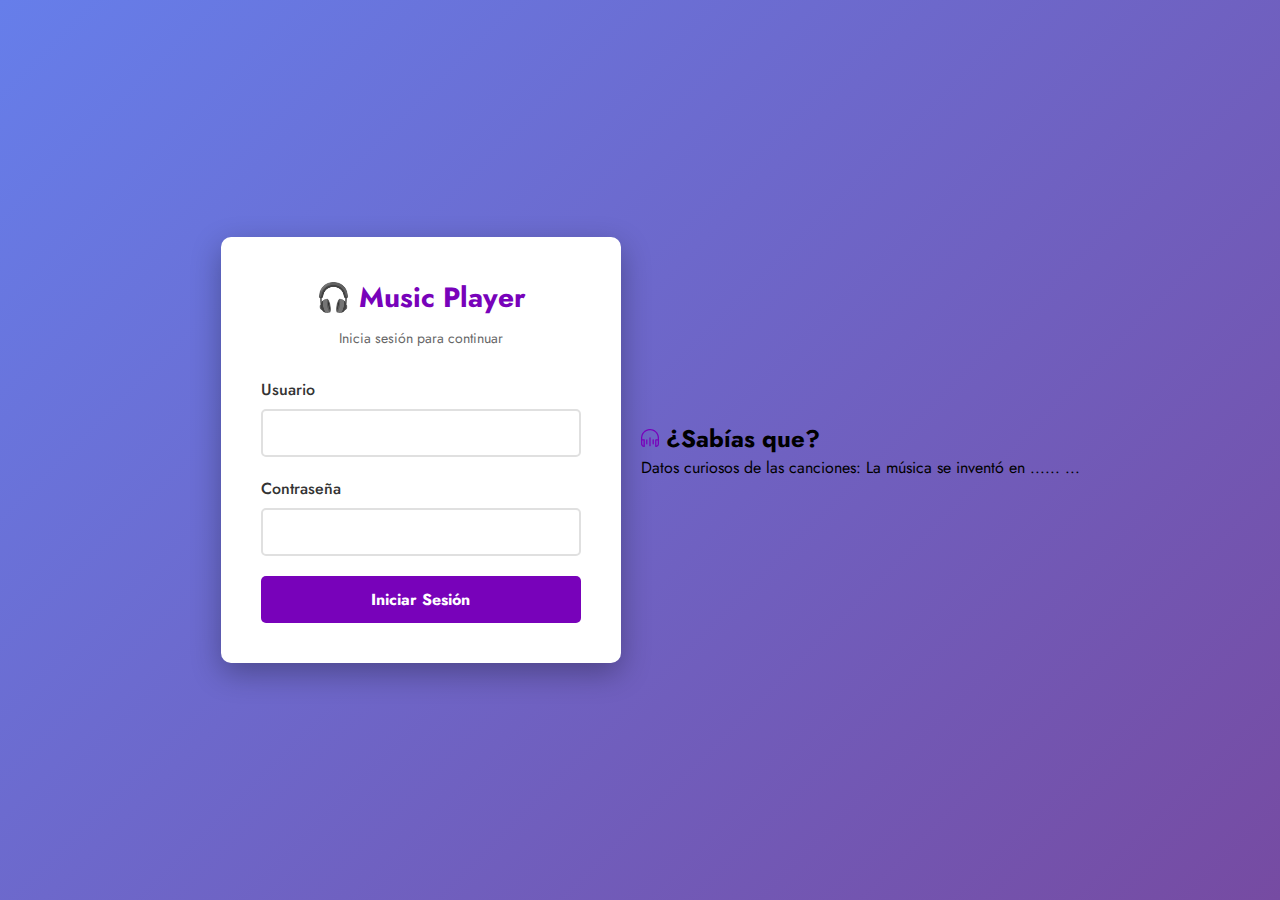
<file: Login/index.html>
<!DOCTYPE html>
<html lang="es">

<head>
  <meta charset="UTF-8">
  <meta name="viewport" content="width=device-width, initial-scale=1.0">
  <title>Login - Forentec Music Player</title>
  <link rel="preconnect" href="https://fonts.googleapis.com">
  <link rel="preconnect" href="https://fonts.gstatic.com" crossorigin>
  <link
    href="https://fonts.googleapis.com/css2?family=Inter:ital,opsz,wght@0,14..32,100..900;1,14..32,100..900&family=Jost:ital,wght@0,100..900;1,100..900&family=Major+Mono+Display&family=Quantico:ital,wght@0,400;0,700;1,400;1,700&display=swap"
    rel="stylesheet">
  <link rel="stylesheet" href="login-styles.css">
</head>

<body>
  <div class="login-container">
    <div class="login-header">
      <h1>🎧 Music Player</h1>
      <p>Inicia sesión para continuar</p>
    </div>

    <div id="error-message" class="error-message">
      Usuario o contraseña incorrectos
    </div>

    <form id="login-form">
      <div class="form-group">
        <label for="username">Usuario</label>
        <input type="text" id="username" name="username" required autocomplete="username">
      </div>

      <div class="form-group">
        <label for="password">Contraseña</label>
        <input type="password" id="password" name="password" required autocomplete="current-password">
      </div>

      <button type="submit" class="login-btn">Iniciar Sesión</button>
    </form>
  </div>

  <!-- Loading Modal -->
  <div id="loading-modal" class="loading-modal hidden">
    <div class="modal-content">
      <h2 class="modal-title"><img src="../Reproductor/assets/icons/music-icon.png" alt=""> ¿Sabías que?</h2>
      <p class="modal-subtitle">
        Datos curiosos de las canciones: La música se inventó en ......
        <span class="loading-dots">
          <span>.</span><span>.</span><span>.</span>
        </span>
      </p>
    </div>
  </div>

  <script src="login.js"></script>
</body>

</html>
</file>
<file: Login/login-styles.css>
* {
  box-sizing: border-box;
  margin: 0;
  padding: 0;
  font-family: Jost, sans-serif;
}

body {
  background: linear-gradient(135deg, #667eea 0%, #764ba2 100%);
  min-height: 100vh;
  display: flex;
  align-items: center;
  justify-content: center;
}

.login-container {
  background: white;
  border-radius: 10px;
  padding: 40px;
  box-shadow: 0 10px 30px rgba(0, 0, 0, 0.3);
  width: 100%;
  max-width: 400px;
  margin: 20px;
}

.login-header {
  text-align: center;
  margin-bottom: 30px;
}

.login-header h1 {
  color: #7802BA;
  font-size: 28px;
  margin-bottom: 10px;
}

.login-header p {
  color: #666;
  font-size: 14px;
}

.form-group {
  margin-bottom: 20px;
}

.form-group label {
  display: block;
  margin-bottom: 8px;
  color: #333;
  font-weight: 500;
}

.form-group input {
  width: 100%;
  padding: 12px;
  border: 2px solid #e0e0e0;
  border-radius: 5px;
  font-size: 14px;
  transition: border-color 0.3s;
}

.form-group input:focus {
  outline: none;
  border-color: #7802BA;
}

.login-btn {
  width: 100%;
  padding: 12px;
  background: #7802BA;
  color: white;
  border: none;
  border-radius: 5px;
  font-size: 16px;
  font-weight: bold;
  cursor: pointer;
  transition: background 0.3s;
}

.login-btn:hover {
  background: #5a0190;
}

.error-message {
  background: #fee;
  color: #c00;
  padding: 10px;
  border-radius: 5px;
  margin-bottom: 20px;
  text-align: center;
  display: none;
}

.error-message.show {
  display: block;
}
</file>
